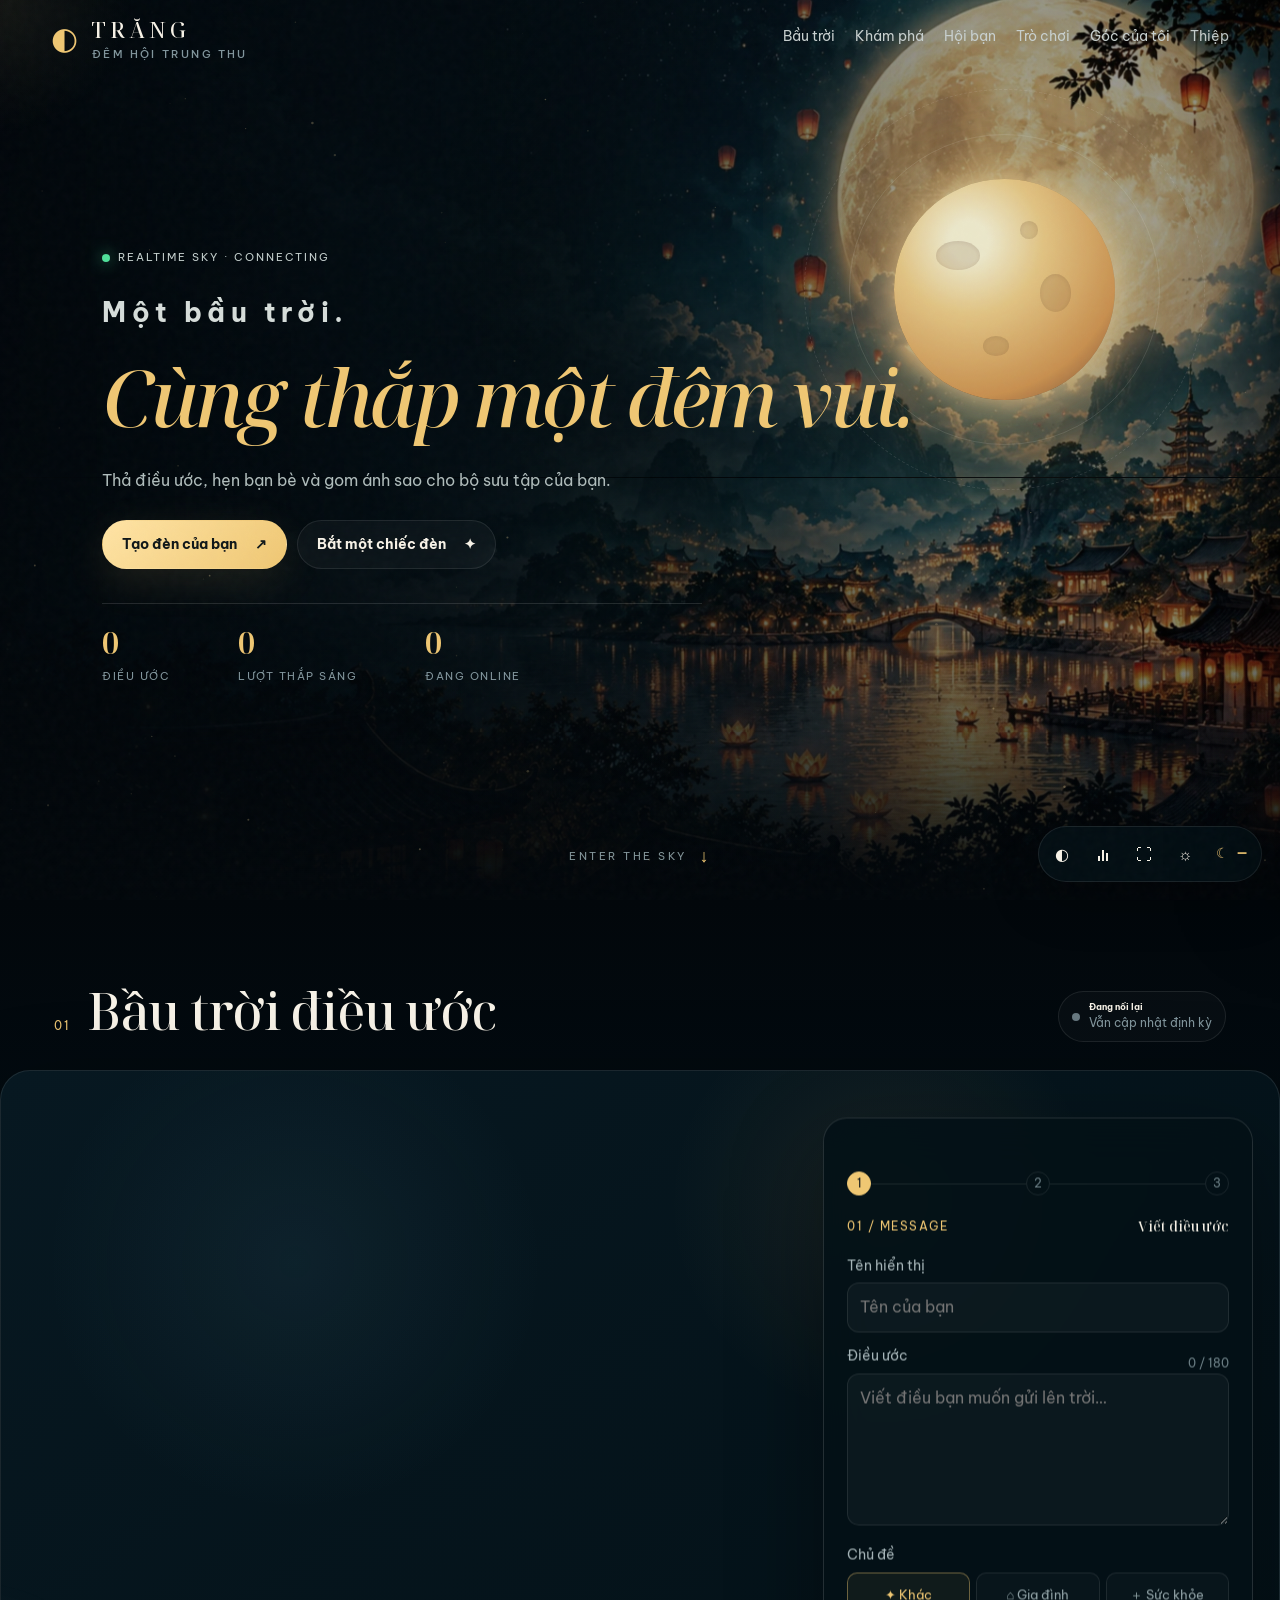
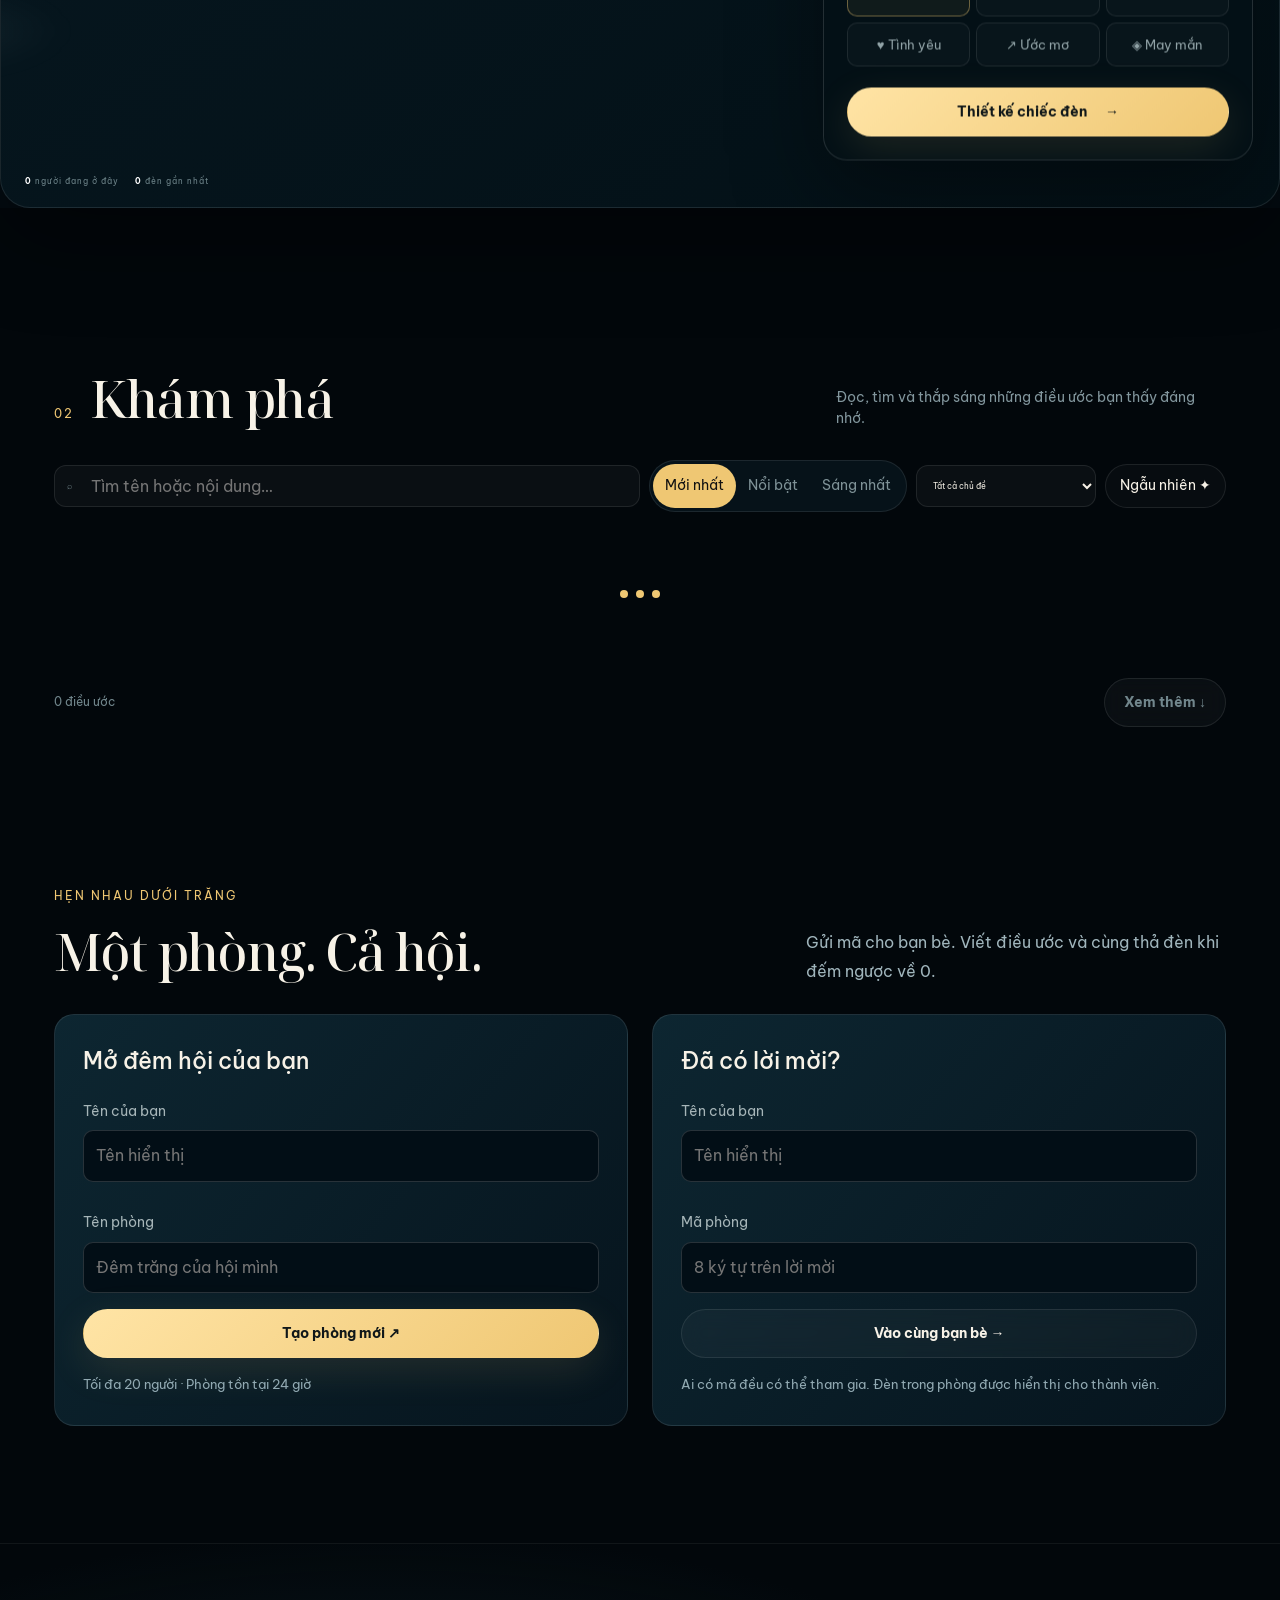
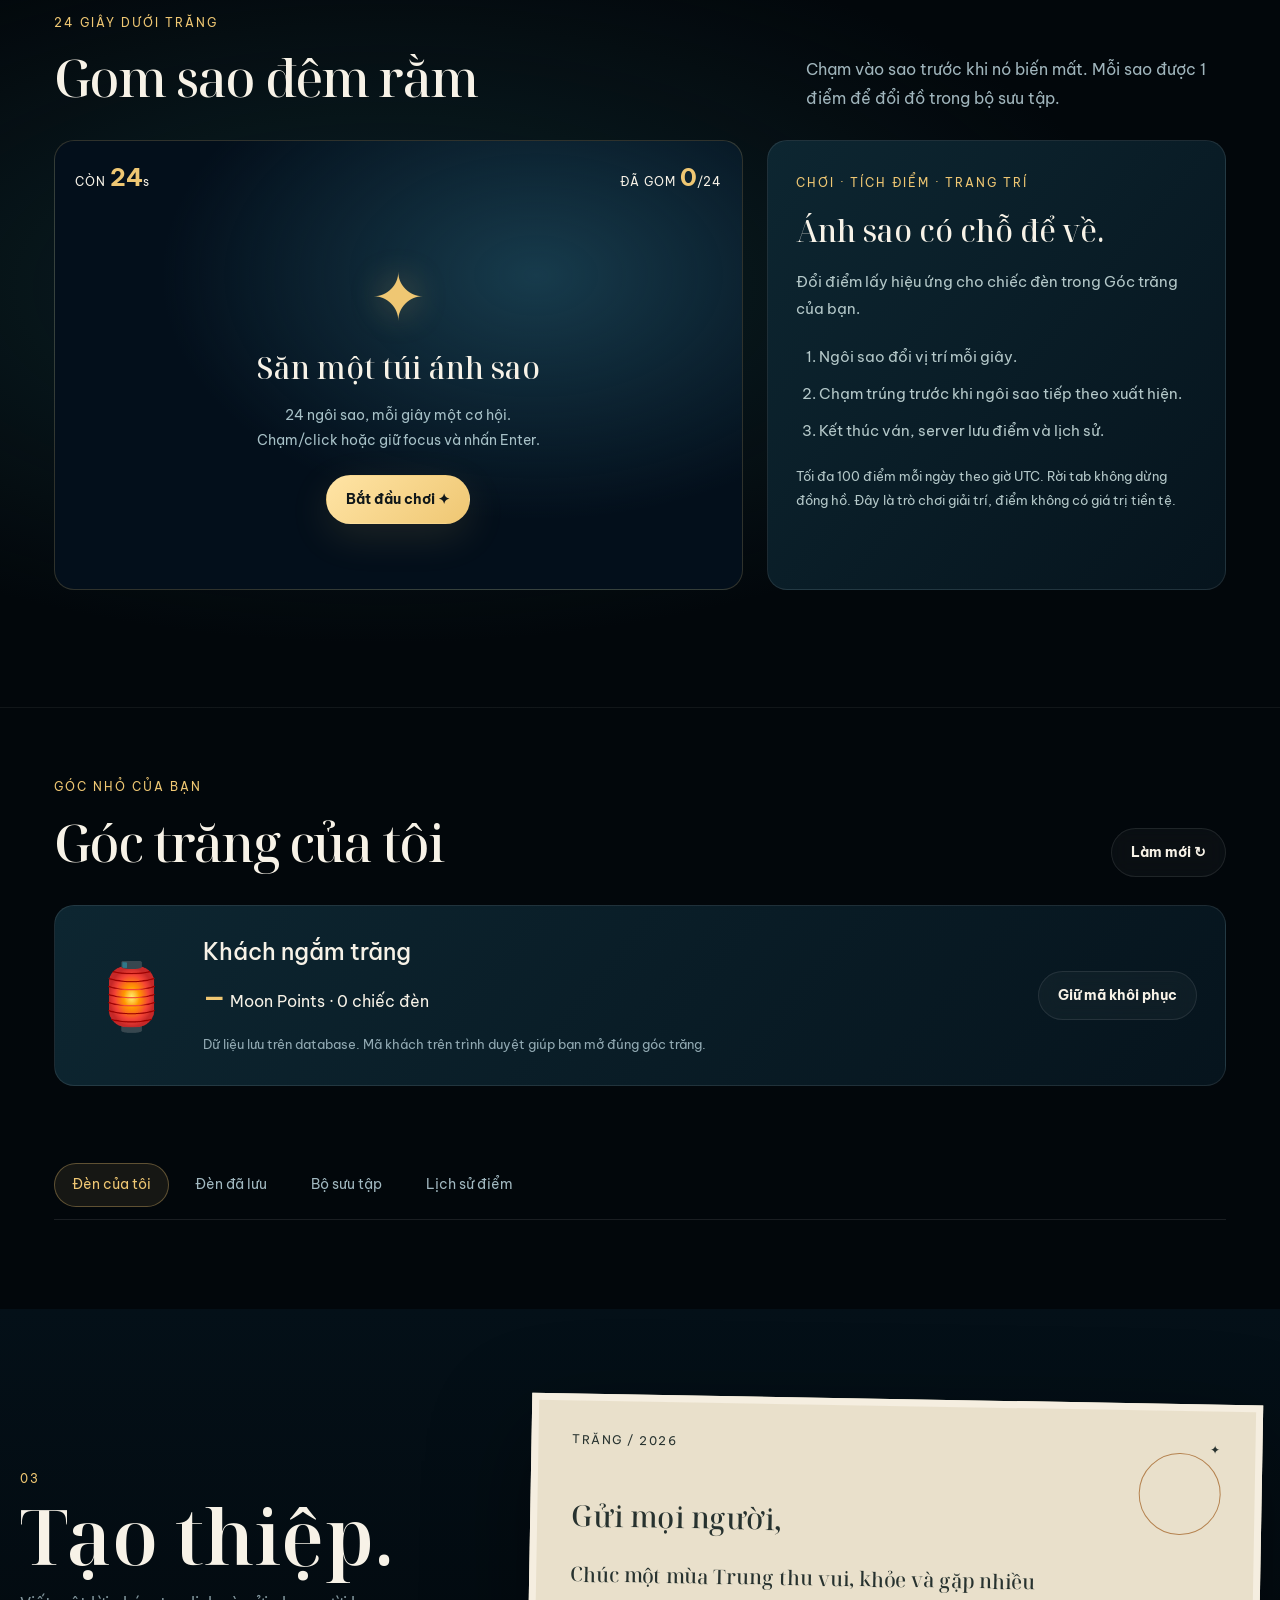
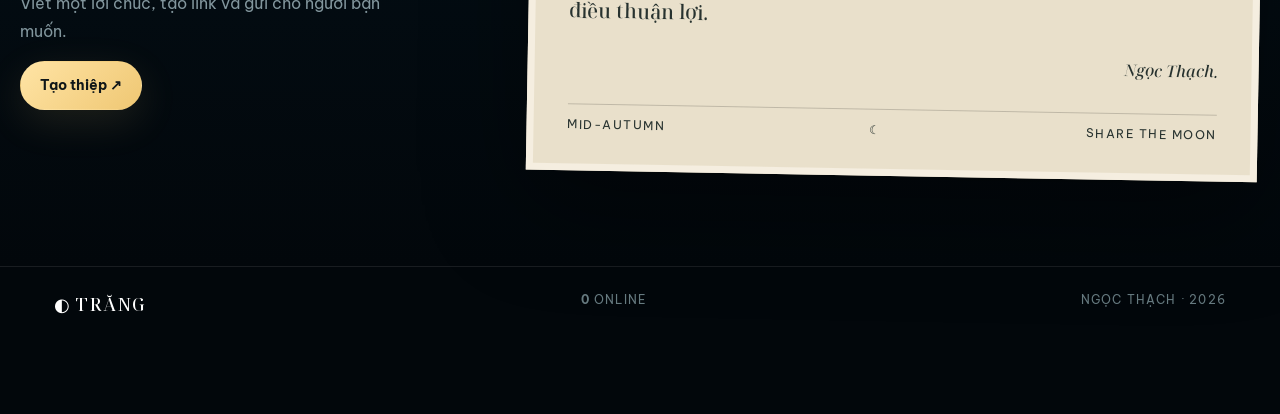
<file: index.html>
<!doctype html>
<html lang="vi">
<head>
  <meta charset="utf-8">
  <meta name="viewport" content="width=device-width,initial-scale=1,viewport-fit=cover">
  <meta name="theme-color" content="#02070b">
  <meta name="color-scheme" content="dark">
  <meta name="description" content="TRĂNG — bầu trời Trung thu realtime, nơi mỗi điều ước trở thành một chiếc đèn.">
  <meta property="og:title" content="TRĂNG — Living Mid-Autumn Sky">
  <meta property="og:description" content="Tạo đèn riêng, thả điều ước, thắp sáng cho nhau và cùng ngắm một bầu trời realtime.">
  <meta property="og:type" content="website">
  <title>TRĂNG — Living Mid-Autumn Sky</title>

  <link rel="stylesheet" href="assets/fonts/fonts.css">
  <link rel="stylesheet" href="style.css?v=5.1">
  <link rel="stylesheet" href="v5.css?v=5.1">
  <link rel="icon" href="data:image/svg+xml,%3Csvg xmlns='http://www.w3.org/2000/svg' viewBox='0 0 40 40'%3E%3Crect width='40' height='40' rx='12' fill='%23071923'/%3E%3Ctext x='7' y='30' font-size='30' fill='%23efc773'%3E☾%3C/text%3E%3C/svg%3E">
  <script src="assets/vendor/supabase.js" defer></script>
  <script src="supabase-config.js" defer></script>
  <script src="app.js?v=5.1" defer></script>
  <script src="v5.js?v=5.1" defer></script>
</head>
<body data-scene="gold">
  <a class="skip-link" href="#living-sky">Đến bầu trời điều ước</a>
  <canvas id="sky-canvas" aria-hidden="true"></canvas>
  <div class="grain" aria-hidden="true"></div>
  <div class="pointer-light" id="pointer-light" aria-hidden="true"></div>

  <header class="site-header" id="site-header">
    <a class="brand" href="#home" aria-label="TRĂNG">
      <span class="brand-orb" aria-hidden="true">◐</span>
      <span>TRĂNG<small>ĐÊM HỘI TRUNG THU</small></span>
    </a>

    <nav class="desktop-nav" aria-label="Điều hướng">
      <a href="#living-sky">Bầu trời</a>
      <a href="#explore">Khám phá</a>
      <a href="#friends">Hội bạn</a><a href="#game">Trò chơi</a><a href="#my-moon">Góc của tôi</a><a href="#letter">Thiệp</a>
    </nav>

    <div class="header-live">
      <span class="live-dot online"></span>
      <b id="header-online">1</b>
      <small>đang ngắm trăng</small>
    </div>

    <button class="menu-button" id="menu-button" type="button" aria-expanded="false" aria-controls="mobile-nav" aria-label="Mở menu"><span></span><span></span></button>
  </header>

  <nav class="mobile-nav" id="mobile-nav" hidden>
    <a href="#living-sky">Bầu trời</a>
    <a href="#explore">Khám phá điều ước</a>
    <a href="#friends">Hội bạn</a><a href="#game">Trò chơi</a><a href="#my-moon">Góc của tôi</a><a href="#letter">Tạo thiệp</a>
  </nav>

  <main id="main">
    <section class="hero" id="home">
      <div class="hero-photo" aria-hidden="true"></div>
      <div class="hero-grade" aria-hidden="true"></div>

      <div class="hero-moon" id="hero-moon" aria-hidden="true">
        <i class="moon-ring ring-a"></i>
        <i class="moon-ring ring-b"></i>
        <span class="moon-surface">
          <i></i><i></i><i></i><i></i>
        </span>
      </div>

      <div class="hero-copy">
        <div class="live-label"><span class="live-dot online"></span><span id="hero-live-label">REALTIME SKY · ONLINE</span></div>
        <h1><span>Một bầu trời.</span><em>Cùng thắp một đêm vui.</em></h1>
        <p>Thả điều ước, hẹn bạn bè và gom ánh sao cho bộ sưu tập của bạn.</p>

        <div class="hero-actions">
          <a class="button primary" href="#living-sky">Tạo đèn của bạn <span>↗</span></a>
          <button class="button glass" id="hero-random" type="button">Bắt một chiếc đèn <span>✦</span></button>
        </div>

        <div class="hero-metrics">
          <div><b id="metric-wishes">—</b><small>ĐIỀU ƯỚC</small></div>
          <div><b id="metric-lights">—</b><small>LƯỢT THẮP SÁNG</small></div>
          <div><b id="metric-online">1</b><small>ĐANG ONLINE</small></div>
        </div>
      </div>

      <a class="hero-scroll" href="#living-sky"><span>ENTER THE SKY</span><i>↓</i></a>
    </section>

    <section class="living-section" id="living-sky">
      <div class="section-titlebar">
        <div><span class="index">01</span><h2>Bầu trời điều ước</h2></div>
        <div class="sky-status"><span class="live-dot" id="db-dot"></span><span><b id="db-state">Đang kết nối</b><small id="db-detail">Supabase realtime</small></span></div>
      </div>

      <div class="living-stage" id="living-stage">
        <div class="sky-atmosphere" aria-hidden="true">
          <i class="cloud cloud-one"></i>
          <i class="cloud cloud-two"></i>
          <i class="cloud cloud-three"></i>
        </div>

        <div class="living-lanterns" id="living-lanterns" aria-label="Bầu trời điều ước realtime"></div>

        <div class="sky-hud">
          <span><b id="sky-online">1</b> người đang ở đây</span>
          <span><b id="sky-latest">0</b> đèn gần nhất</span>
        </div>

        <form class="creator" id="wish-form" novalidate>
          <p id="draft-status" class="draft-status" role="status"></p>
          <div class="creator-progress">
            <span class="creator-step-dot active" data-step-dot="1">1</span>
            <i></i>
            <span class="creator-step-dot" data-step-dot="2">2</span>
            <i></i>
            <span class="creator-step-dot" data-step-dot="3">3</span>
          </div>

          <section class="creator-step active" data-step="1">
            <div class="creator-head"><span>01 / MESSAGE</span><b>Viết điều ước</b></div>

            <label for="wish-name">Tên hiển thị</label>
            <input id="wish-name" maxlength="40" autocomplete="name" placeholder="Tên của bạn" required>

            <div class="label-row"><label for="wish-message">Điều ước</label><span id="wish-count">0 / 180</span></div>
            <textarea id="wish-message" maxlength="180" rows="5" placeholder="Viết điều bạn muốn gửi lên trời…" required></textarea>

            <label>Chủ đề</label>
            <div class="choice-grid categories" id="category-options">
              <button type="button" class="choice active" data-category="other">✦ Khác</button>
              <button type="button" class="choice" data-category="family">⌂ Gia đình</button>
              <button type="button" class="choice" data-category="health">＋ Sức khỏe</button>
              <button type="button" class="choice" data-category="love">♥ Tình yêu</button>
              <button type="button" class="choice" data-category="dream">↗ Ước mơ</button>
              <button type="button" class="choice" data-category="luck">◈ May mắn</button>
            </div>

            <button class="button primary full creator-next" type="button" data-next="2">Thiết kế chiếc đèn <span>→</span></button>
          </section>

          <section class="creator-step" data-step="2">
            <div class="creator-head"><span>02 / DESIGN</span><b>Chọn chiếc đèn</b></div>

            <div class="lantern-preview-wrap">
              <div class="lantern-preview color-amber style-classic" id="lantern-preview"><span class="lantern-shell"></span><i class="preview-glow"></i></div>
              <span id="preview-label">Vàng · Cổ điển</span>
            </div>

            <label>Màu ánh sáng</label>
            <div class="color-options" id="color-options">
              <button type="button" class="color-swatch amber active" data-color="amber" aria-label="Vàng"></button>
              <button type="button" class="color-swatch red" data-color="red" aria-label="Đỏ"></button>
              <button type="button" class="color-swatch jade" data-color="jade" aria-label="Ngọc"></button>
              <button type="button" class="color-swatch blue" data-color="blue" aria-label="Xanh"></button>
              <button type="button" class="color-swatch violet" data-color="violet" aria-label="Tím"></button>
            </div>

            <label>Kiểu dáng</label>
            <div class="style-options" id="style-options">
              <button type="button" class="style-choice active" data-style="classic"><i class="mini-lantern style-classic"></i><span>Cổ điển</span></button>
              <button type="button" class="style-choice" data-style="round"><i class="mini-lantern style-round"></i><span>Tròn</span></button>
              <button type="button" class="style-choice" data-style="lotus"><i class="mini-lantern style-lotus"></i><span>Liên hoa</span></button>
              <button type="button" class="style-choice" data-style="diamond"><i class="mini-lantern style-diamond"></i><span>Kim cương</span></button>
              <button type="button" class="style-choice" data-style="tower"><i class="mini-lantern style-tower"></i><span>Tháp</span></button>
            </div>

            <div class="creator-nav">
              <button class="button glass creator-back" type="button" data-back="1">← Quay lại</button>
              <button class="button primary creator-next" type="button" data-next="3">Xem trước →</button>
            </div>
          </section>

          <section class="creator-step" data-step="3">
            <div class="creator-head"><span>03 / LAUNCH</span><b>Sẵn sàng thả</b></div>

            <div class="launch-review">
              <div class="review-lantern color-amber style-classic" id="review-lantern"><span class="lantern-shell"></span></div>
              <div>
                <strong id="review-name">—</strong>
                <p id="review-message">—</p>
                <span id="review-meta">—</span>
              </div>
            </div>

            <p class="public-note">Điều ước sẽ công khai trên bầu trời chung.</p>
            <p id="wish-status" class="wish-status" role="status" aria-live="polite"></p>

            <div class="creator-nav">
              <button class="button glass creator-back" type="button" data-back="2">← Chỉnh lại</button>
              <button class="button primary" id="wish-submit" type="submit">Thả lên trời ↑</button>
            </div>
          </section>
        </form>

        <div class="launch-layer" id="launch-layer" aria-hidden="true"></div>
      </div>
    </section>

    <section class="explore-section" id="explore">
      <div class="section-titlebar explore-title">
        <div><span class="index">02</span><h2>Khám phá</h2></div>
        <p>Đọc, tìm và thắp sáng những điều ước bạn thấy đáng nhớ.</p>
      </div>

      <div class="explore-tools">
        <label class="search-field" for="wish-search"><span>⌕</span><input id="wish-search" placeholder="Tìm tên hoặc nội dung…"></label>

        <div class="sort-tabs" id="sort-tabs">
          <button type="button" class="active" data-sort="latest">Mới nhất</button>
          <button type="button" data-sort="top">Nổi bật</button>
          <button type="button" data-sort="lit">Sáng nhất</button>
        </div>

        <select id="category-filter" aria-label="Lọc chủ đề">
          <option value="all">Tất cả chủ đề</option>
          <option value="family">Gia đình</option>
          <option value="health">Sức khỏe</option>
          <option value="love">Tình yêu</option>
          <option value="dream">Ước mơ</option>
          <option value="luck">May mắn</option>
          <option value="other">Khác</option>
        </select>

        <button class="random-button" id="random-wish" type="button">Ngẫu nhiên ✦</button>
      </div>

      <div class="feed-grid" id="wish-feed">
        <div class="feed-loading" id="feed-loading"><i></i><i></i><i></i></div>
      </div>

      <div class="feed-footer">
        <span id="feed-count">0 điều ước</span>
        <button class="button glass" id="load-more" type="button">Xem thêm ↓</button>
      </div>
    </section>

    <section class="v5-section" id="friends" aria-labelledby="friends-title">
      <div class="v5-heading"><div><span class="eyebrow-v5">HẸN NHAU DƯỚI TRĂNG</span><h2 id="friends-title">Một phòng. Cả hội.</h2></div><p>Gửi mã cho bạn bè. Viết điều ước và cùng thả đèn khi đếm ngược về 0.</p></div>
      <div class="room-entry" id="room-entry">
        <form id="create-room-form" class="v5-card"><h3>Mở đêm hội của bạn</h3><label for="room-host-name">Tên của bạn</label><input id="room-host-name" maxlength="40" required autocomplete="nickname" placeholder="Tên hiển thị"><label for="room-title">Tên phòng</label><input id="room-title" maxlength="60" required placeholder="Đêm trăng của hội mình"><button class="button primary full" type="submit">Tạo phòng mới ↗</button><p class="helper">Tối đa 20 người · Phòng tồn tại 24 giờ</p></form>
        <form id="join-room-form" class="v5-card"><h3>Đã có lời mời?</h3><label for="room-guest-name">Tên của bạn</label><input id="room-guest-name" maxlength="40" required autocomplete="nickname" placeholder="Tên hiển thị"><label for="room-code">Mã phòng</label><input id="room-code" maxlength="8" minlength="8" pattern="[a-fA-F0-9]{8}" required placeholder="8 ký tự trên lời mời" autocapitalize="characters" spellcheck="false"><button class="button glass full" type="submit">Vào cùng bạn bè →</button><p class="helper">Ai có mã đều có thể tham gia. Đèn trong phòng được hiển thị cho thành viên.</p></form>
      </div>
      <p id="room-status" class="inline-status" role="status"></p>
      <div class="room-live v5-card" id="room-live" hidden>
        <div class="room-top"><div><span class="eyebrow-v5">ĐÊM HỘI ĐANG MỞ</span><h3 id="current-room-title"></h3><p>Mã phòng: <strong id="current-room-code"></strong></p></div><div class="share-actions"><button class="button glass" id="invite-room" type="button">Sao chép lời mời</button><button class="button glass" id="leave-room" type="button">Rời phòng</button></div></div>
        <input id="room-link" class="copy-field" readonly hidden aria-label="Link mời vào phòng">
        <div class="room-stage" id="room-stage"><div id="room-lanterns" class="room-lanterns" aria-label="Đèn của các thành viên"></div><div class="room-countdown"><b id="room-countdown">Cùng chuẩn bị đèn</b><span id="room-subtitle">Đèn của mọi người sẽ xuất hiện tại đây.</span></div></div>
        <div class="room-controls"><form id="ready-room-form"><label for="room-wish">Điều ước cho lượt thả chung</label><textarea id="room-wish" maxlength="180" required rows="3" placeholder="Một điều ước gửi cùng hội bạn…"></textarea><label for="room-color">Màu đèn</label><select id="room-color"><option value="amber">Vàng trăng</option><option value="red">Đỏ may mắn</option><option value="jade">Ngọc bình an</option><option value="blue">Xanh ước mơ</option><option value="violet">Tím thương nhớ</option></select><button class="button primary" type="submit">Tôi đã sẵn sàng ✓</button></form><div><h4>Những người đang cùng ngắm trăng</h4><ul id="room-members" class="member-list"></ul><button class="button primary full" id="launch-room" type="button" hidden>Bắt đầu đếm ngược 10 giây</button><p class="helper">Chủ phòng bắt đầu khi tất cả người đang online đã sẵn sàng. Đồng hồ đồng bộ theo server.</p></div></div>
      </div>
    </section>

    <section class="v5-section game-section" id="game" aria-labelledby="game-title">
      <div class="v5-heading"><div><span class="eyebrow-v5">24 GIÂY DƯỚI TRĂNG</span><h2 id="game-title">Gom sao đêm rằm</h2></div><p>Chạm vào sao trước khi nó biến mất. Mỗi sao được 1 điểm để đổi đồ trong bộ sưu tập.</p></div>
      <div class="game-layout"><div class="game-board" id="game-board" aria-label="Sân chơi gom sao"><div class="game-hud"><span>CÒN <b id="game-time">24</b>s</span><span>ĐÃ GOM <b id="game-score">0</b>/24</span></div><div class="game-intro" id="game-intro"><span class="game-emblem" aria-hidden="true">✦</span><h3>Săn một túi ánh sao</h3><p>24 ngôi sao, mỗi giây một cơ hội.<br>Chạm/click hoặc giữ focus và nhấn Enter.</p><button id="game-start" class="button primary" type="button">Bắt đầu chơi ✦</button></div><button id="game-target" type="button" aria-label="Bắt ngôi sao" hidden>✦</button><div class="game-result" id="game-result" hidden><h3 id="game-result-title" tabindex="-1"></h3><p id="game-result-text"></p><button class="button primary" id="game-again" type="button">Chơi ván mới</button><button class="button glass" id="game-retry" type="button" hidden>Lưu lại kết quả</button><a href="#my-moon" class="button glass">Mở bộ sưu tập →</a></div></div><div class="v5-card game-guide"><span class="eyebrow-v5">CHƠI · TÍCH ĐIỂM · TRANG TRÍ</span><h3>Ánh sao có chỗ để về.</h3><p>Đổi điểm lấy hiệu ứng cho chiếc đèn trong Góc trăng của bạn.</p><ol><li>Ngôi sao đổi vị trí mỗi giây.</li><li>Chạm trúng trước khi ngôi sao tiếp theo xuất hiện.</li><li>Kết thúc ván, server lưu điểm và lịch sử.</li></ol><p class="helper">Tối đa 100 điểm mỗi ngày theo giờ UTC. Rời tab không dừng đồng hồ. Đây là trò chơi giải trí, điểm không có giá trị tiền tệ.</p></div></div><p id="game-status" class="inline-status" role="status"></p>
    </section>

    <section class="v5-section" id="my-moon" aria-labelledby="my-title">
      <div class="v5-heading"><div><span class="eyebrow-v5">GÓC NHỎ CỦA BẠN</span><h2 id="my-title">Góc trăng của tôi</h2></div><button class="button glass" id="refresh-me" type="button">Làm mới ↻</button></div>
      <div class="profile-strip v5-card"><div class="profile-lantern" id="profile-lantern" aria-hidden="true">🏮</div><div><h3 id="profile-name">Khách ngắm trăng</h3><p><strong id="profile-points">—</strong> Moon Points · <span id="profile-owned">0</span> chiếc đèn</p><span class="helper">Dữ liệu lưu trên database. Mã khách trên trình duyệt giúp bạn mở đúng góc trăng.</span></div><button id="open-recovery" class="button glass" type="button">Giữ mã khôi phục</button></div>
      <p id="profile-status" class="inline-status" role="status"></p>
      <div class="my-tabs" role="tablist" aria-label="Góc trăng"><button id="tab-owned" role="tab" aria-selected="true" aria-controls="my-owned" data-my-tab="owned">Đèn của tôi</button><button id="tab-saved" role="tab" aria-selected="false" aria-controls="my-saved" data-my-tab="saved" tabindex="-1">Đèn đã lưu</button><button id="tab-collection" role="tab" aria-selected="false" aria-controls="my-collection" data-my-tab="collection" tabindex="-1">Bộ sưu tập</button><button id="tab-ledger" role="tab" aria-selected="false" aria-controls="my-ledger" data-my-tab="ledger" tabindex="-1">Lịch sử điểm</button></div>
      <div id="my-owned" role="tabpanel" aria-labelledby="tab-owned" class="my-grid"></div><div id="my-saved" role="tabpanel" aria-labelledby="tab-saved" class="my-grid" hidden></div>
      <div id="my-collection" role="tabpanel" aria-labelledby="tab-collection" hidden><p class="helper">Trang trí hiện trên chiếc đèn đại diện ở Góc trăng. Các kiểu đèn cơ bản của bầu trời vẫn miễn phí.</p><div id="collection-grid" class="collection-grid"></div></div><div id="my-ledger" role="tabpanel" aria-labelledby="tab-ledger" hidden></div>
    </section>

    <dialog id="recovery-dialog"><button class="dialog-close" data-close type="button" aria-label="Đóng">×</button><h2>Giữ lại góc trăng</h2><p>Mã này là chìa khóa mở đèn, điểm và đồ sưu tập của bạn. Cất riêng, không gửi vào phòng hoặc lời chúc công khai.</p><label for="recovery-code">Mã khách của bạn</label><input id="recovery-code" readonly type="password" autocomplete="off"><button class="button glass" id="copy-recovery" type="button">Sao chép mã riêng</button><hr><form id="restore-profile-form"><label for="restore-code">Đã có mã từ thiết bị khác?</label><input id="restore-code" type="password" minlength="64" maxlength="64" pattern="[a-f0-9]{64}" autocomplete="off" required placeholder="Dán mã đã giữ trước đây"><button class="button primary full" type="submit">Mở góc trăng bằng mã này</button><p id="recovery-status" role="status"></p></form></dialog>

    <section class="letter-section" id="letter">
      <div class="letter-inner">
        <div class="letter-copy">
          <span class="index">03</span>
          <h2>Tạo thiệp.</h2>
          <p>Viết một lời chúc, tạo link và gửi cho người bạn muốn.</p>
          <button class="button primary" id="open-letter" type="button">Tạo thiệp ↗</button>
        </div>

        <div class="postcard" id="postcard">
          <div class="postcard-top"><span>TRĂNG / 2026</span><span>✦</span></div>
          <p class="postcard-to" id="preview-to">Gửi mọi người,</p>
          <p class="postcard-message" id="preview-message">Chúc một mùa Trung thu vui, khỏe và gặp nhiều điều thuận lợi.</p>
          <p class="postcard-from" id="preview-from">Ngọc Thạch.</p>
          <div class="postcard-bottom"><span>MID-AUTUMN</span><span>☾</span><span>SHARE THE MOON</span></div>
        </div>
      </div>
    </section>
  </main>

  <aside class="wish-panel" id="wish-panel" aria-hidden="true" role="dialog" aria-modal="true" aria-labelledby="panel-name" inert>
    <button class="panel-close" id="panel-close" type="button" aria-label="Đóng">×</button>
    <div class="panel-lantern color-amber style-classic" id="panel-lantern"><span class="lantern-shell"></span><i></i></div>

    <div class="panel-meta">
      <span id="panel-category">ĐIỀU ƯỚC</span>
      <span id="panel-time">—</span>
    </div>

    <h3 id="panel-name">—</h3>
    <p class="panel-message" id="panel-message">—</p>

    <div class="panel-reactions" id="panel-reactions">
      <button type="button" data-reaction="heart">♥ <span>0</span></button>
      <button type="button" data-reaction="star">✦ <span>0</span></button>
      <button type="button" data-reaction="moon">☾ <span>0</span></button>
    </div>

    <button class="light-wish-button" id="light-wish" type="button">
      <span class="light-icon">🏮</span>
      <span><b>Thắp sáng điều ước</b><small><span id="panel-light-count">0</span> người đã thắp</small></span>
    </button>

    <div class="panel-share"><button class="button glass" id="wish-link" type="button">Sao chép link đèn</button><button class="button glass" id="wish-save" type="button">Lưu vào góc trăng</button></div>
    <input id="wish-url" class="copy-field" readonly aria-label="Link chiếc đèn" hidden>
    <button class="report-link" id="report-wish" type="button">Báo cáo nội dung</button>
  </aside>
  <div class="panel-backdrop" id="panel-backdrop" hidden></div>

  <div class="control-dock" id="control-dock">
    <button id="dock-theme" type="button" aria-label="Đổi màu đêm">◐</button>
    <button id="sound" type="button" aria-pressed="false" aria-label="Bật nhạc"><span class="sound-bars"><i></i><i></i><i></i></span></button>
    <button id="cinema-mode" type="button" aria-label="Cinema mode">⛶</button>
    <button id="dock-settings" type="button" aria-label="Điều chỉnh ánh sáng">☼</button>
    <a href="#my-moon" class="moon-points" title="Moon Points trên database"><i>☾</i><b id="moon-points">—</b></a>

    <div class="dock-popover" id="dock-popover" hidden>
      <label>Ánh trăng <input id="moon-intensity" type="range" min="30" max="130" value="92"></label>
      <label>Sao <input id="star-density" type="range" min="20" max="120" value="72"></label>
    </div>
  </div>

  <button class="rabbit-easter" id="rabbit-easter" type="button" aria-label="Bắt Thỏ Ngọc" hidden>🐇</button>

  <footer>
    <a href="#home">◐ TRĂNG</a>
    <span><b id="footer-online">1</b> ONLINE</span>
    <span>NGỌC THẠCH · 2026</span>
  </footer>

  <div id="toast" role="status" aria-live="polite"></div>

  <dialog id="letter-dialog">
    <button class="dialog-close" data-close type="button" aria-label="Đóng">×</button>
    <span class="dialog-code">SHARE CARD</span>
    <h2>Tạo thiệp Trung thu</h2>
    <form id="letter-form">
      <label for="recipient">Gửi đến</label>
      <input id="recipient" maxlength="50" placeholder="Tên người nhận" required>
      <label for="greeting">Lời chúc</label>
      <textarea id="greeting" maxlength="400" rows="4" required>Chúc bạn một mùa Trung thu vui, khỏe và gặp nhiều điều thuận lợi.</textarea>
      <label for="sender">Người gửi</label>
      <input id="sender" maxlength="50" placeholder="Tên của bạn" required>
      <label for="card-format">Khổ ảnh tải về</label><select id="card-format"><option value="square">Vuông · 1080 × 1080</option><option value="story">Story · 1080 × 1920</option></select>
      <div class="share-actions"><button class="button primary" type="submit">Tạo link chia sẻ ↗</button><button class="button glass" id="export-card" type="button">Tải thiệp PNG ↓</button></div><p id="export-status" role="status"></p>
      <div id="share-result" hidden>
        <label for="share-link">Link</label>
        <input id="share-link" readonly>
        <div class="share-actions">
          <button class="button glass" type="button" id="copy-link">Sao chép</button>
          <button class="button glass" type="button" id="share-native">Chia sẻ</button>
        </div>
      </div>
    </form>
  </dialog>

  <dialog id="received-dialog">
    <button class="dialog-close" data-close type="button" aria-label="Đóng">×</button>
    <span class="received-icon">💌</span>
    <span class="dialog-code">MOON MAIL</span>
    <h2 id="received-to"></h2>
    <p class="received-message" id="received-message"></p>
    <p class="received-from" id="received-from"></p>
  </dialog>

  <dialog id="report-dialog">
    <button class="dialog-close" data-close type="button" aria-label="Đóng">×</button>
    <span class="dialog-code">REPORT</span>
    <h2>Báo cáo điều ước</h2>
    <form id="report-form">
      <label for="report-reason">Lý do</label>
      <select id="report-reason">
        <option value="spam">Spam</option>
        <option value="abuse">Nội dung không phù hợp</option>
        <option value="personal_info">Lộ thông tin cá nhân</option>
        <option value="other">Khác</option>
      </select>
      <label for="report-detail">Ghi chú (không bắt buộc)</label>
      <textarea id="report-detail" maxlength="240" rows="3" placeholder="Mô tả ngắn…"></textarea>
      <button class="button primary full" type="submit">Gửi báo cáo</button>
    </form>
  </dialog>

  <noscript><div class="noscript">Cần JavaScript để dùng bầu trời realtime.</div></noscript>
<button id="exit-cinema" type="button" hidden>Thoát chế độ ngắm trăng ×</button>
</body>
</html>
</file>
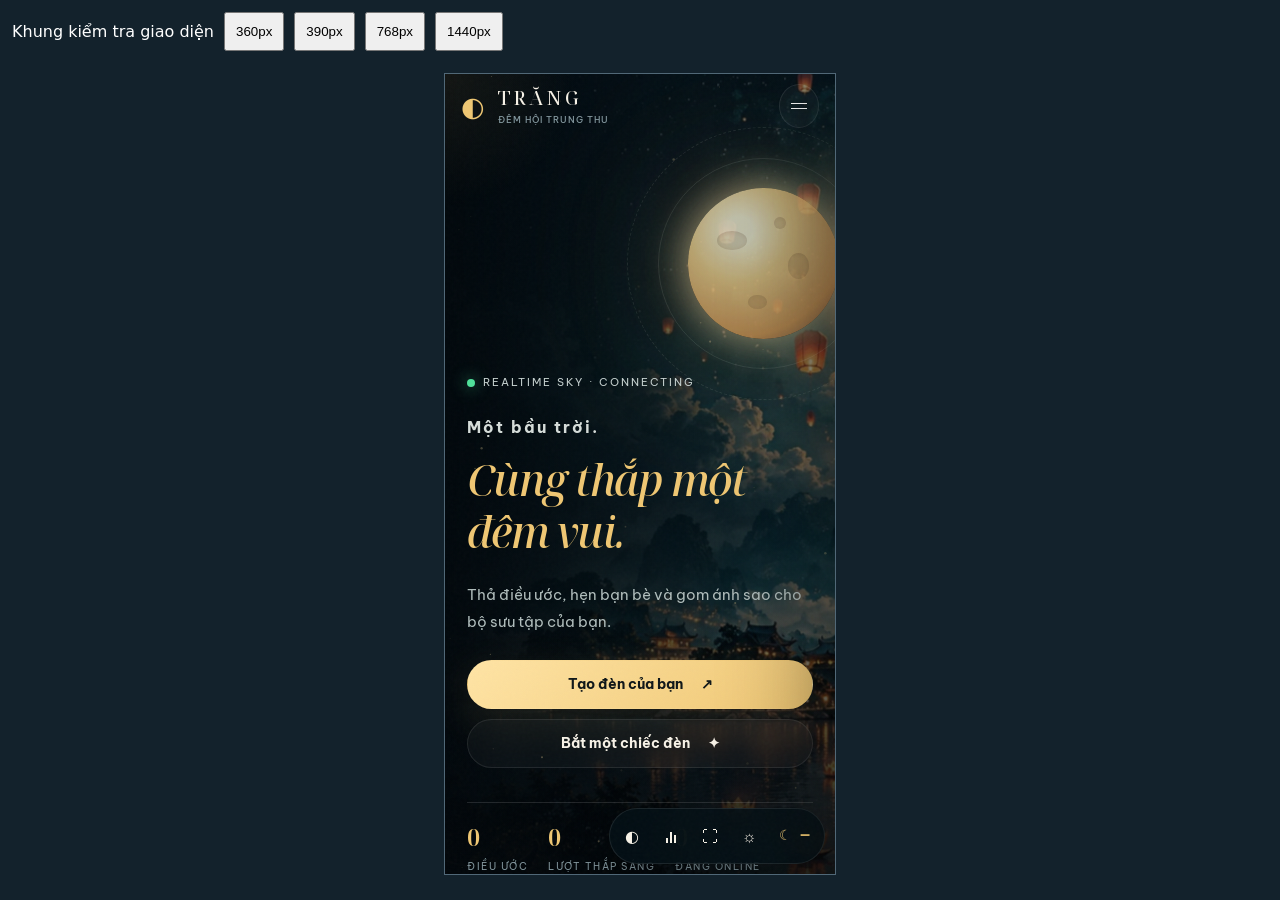
<file: tests/responsive.html>
<!doctype html><html lang="vi"><meta charset="utf-8"><meta name="viewport" content="width=device-width,initial-scale=1"><title>TRĂNG — kiểm tra responsive</title><style>body{margin:0;background:#13222c;color:#fff;font:16px system-ui}header{padding:12px;display:flex;gap:10px;align-items:center}button{padding:10px}iframe{display:block;width:390px;height:800px;border:1px solid #516877;margin:10px auto;background:#02070b;max-width:100%}</style><header>Khung kiểm tra giao diện <button data-width="360">360px</button><button data-width="390">390px</button><button data-width="768">768px</button><button data-width="1440">1440px</button></header><iframe src="../index.html" title="Bản xem responsive TRĂNG"></iframe><script>document.querySelectorAll('button').forEach(b=>b.onclick=()=>document.querySelector('iframe').style.width=b.dataset.width+'px');</script></html>
</file>
<file: assets/fonts/fonts.css>
@font-face {
  font-family: 'Be Vietnam Pro';
  font-style: normal;
  font-weight: 400;
  font-display: swap;
  src: url(font-0.woff) format('woff');
}
@font-face {
  font-family: 'Be Vietnam Pro';
  font-style: normal;
  font-weight: 500;
  font-display: swap;
  src: url(font-1.woff) format('woff');
}
@font-face {
  font-family: 'Be Vietnam Pro';
  font-style: normal;
  font-weight: 600;
  font-display: swap;
  src: url(font-2.woff) format('woff');
}
@font-face {
  font-family: 'Be Vietnam Pro';
  font-style: normal;
  font-weight: 700;
  font-display: swap;
  src: url(font-3.woff) format('woff');
}
@font-face {
  font-family: 'Noto Serif Display';
  font-style: italic;
  font-weight: 500;
  font-stretch: normal;
  font-display: swap;
  src: url(font-4.woff) format('woff');
}
@font-face {
  font-family: 'Noto Serif Display';
  font-style: italic;
  font-weight: 600;
  font-stretch: normal;
  font-display: swap;
  src: url(font-5.woff) format('woff');
}
@font-face {
  font-family: 'Noto Serif Display';
  font-style: normal;
  font-weight: 500;
  font-stretch: normal;
  font-display: swap;
  src: url(font-6.woff) format('woff');
}
@font-face {
  font-family: 'Noto Serif Display';
  font-style: normal;
  font-weight: 600;
  font-stretch: normal;
  font-display: swap;
  src: url(font-7.woff) format('woff');
}
</file>
<file: style.css>
@charset "UTF-8";
:root{
  --bg:#02070b;--bg2:#06131a;--panel:#071821;--panel2:#0b222d;--text:#f7f2e7;--muted:#82969d;
  --gold:#efc773;--gold2:#ffe4a5;--cyan:#80d8ff;--red:#ff765f;--jade:#78c6a3;--violet:#ac8cff;
  --line:rgba(255,255,255,.09);--glass:rgba(6,18,25,.72);--shadow:0 30px 90px rgba(0,0,0,.42);
  --serif:"Noto Serif Display","Times New Roman",serif;
  --sans:"Be Vietnam Pro","Segoe UI",Arial,sans-serif;
  --moon-strength:.92;--star-strength:.72;
}
*{box-sizing:border-box}
html{scroll-behavior:smooth;scroll-padding-top:84px}
body{margin:0;background:
  radial-gradient(circle at 50% -15%,rgba(84,139,158,.11),transparent 32rem),
  var(--bg);color:var(--text);font-family:var(--sans);line-height:1.55;overflow-x:hidden}
body[data-scene="blue"]{--gold:#8ddcff;--gold2:#daf5ff;--cyan:#6ad3ff}
body[data-scene="red"]{--gold:#ff9c67;--gold2:#ffd5a9;--cyan:#ff9b9b}
button,input,textarea,select{font:inherit;color:inherit}
button{cursor:pointer}
a{color:inherit;text-decoration:none}
[hidden]{display:none!important}
::selection{background:var(--gold);color:#111}
:focus-visible{outline:2px solid var(--gold);outline-offset:3px}
#sky-canvas{position:fixed;inset:0;width:100%;height:100%;z-index:2;pointer-events:none;opacity:var(--star-strength)}
.grain{position:fixed;inset:0;z-index:120;pointer-events:none;opacity:.03;background-image:url("data:image/svg+xml,%3Csvg viewBox='0 0 140 140' xmlns='http://www.w3.org/2000/svg'%3E%3Cfilter id='n'%3E%3CfeTurbulence type='fractalNoise' baseFrequency='.85' numOctaves='3' stitchTiles='stitch'/%3E%3C/filter%3E%3Crect width='100%25' height='100%25' filter='url(%23n)' opacity='.8'/%3E%3C/svg%3E")}
.pointer-light{position:fixed;width:280px;height:280px;border-radius:50%;pointer-events:none;z-index:1;background:radial-gradient(circle,rgba(239,199,115,.08),transparent 68%);transform:translate(-50%,-50%)}
.site-header{position:fixed;top:0;left:0;width:100%;height:76px;z-index:90;display:grid;grid-template-columns:1fr auto 1fr;align-items:center;padding:0 clamp(18px,4vw,64px);transition:.3s;border-bottom:1px solid transparent}
.site-header.is-scrolled{height:64px;background:rgba(2,7,11,.76);backdrop-filter:blur(22px);border-color:var(--line)}
.brand{display:flex;align-items:center;gap:10px;font-family:var(--serif);font-size:22px;letter-spacing:4px;width:max-content}
.brand small{display:block;font-family:var(--sans);font-size:7px;letter-spacing:2.2px;color:var(--muted);font-weight:500}
.brand-orb{font-size:31px;color:var(--gold)}
.desktop-nav{display:flex;gap:28px;font-size:11px;color:#c8d0cf}.desktop-nav a{padding:8px 0;border-bottom:1px solid transparent}.desktop-nav a:hover{color:var(--gold);border-color:var(--gold)}
.header-live{justify-self:end;display:flex;align-items:center;gap:7px;font-size:9px;color:#81949a}.header-live b{color:#fff;font-size:12px}.header-live small{font-size:9px}
.live-dot{display:inline-block;width:8px;height:8px;border-radius:50%;background:#687981}.live-dot.online{background:#4fe09a;box-shadow:0 0 16px rgba(79,224,154,.75)}
.menu-button{display:none;justify-self:end;width:40px;height:40px;border:1px solid var(--line);border-radius:50%;background:rgba(255,255,255,.03)}.menu-button span{display:block;width:16px;height:1px;background:#fff;margin:4px auto}
.mobile-nav{position:fixed;left:0;right:0;top:64px;z-index:89;background:rgba(2,7,11,.96);backdrop-filter:blur(20px);border-bottom:1px solid var(--line);padding:16px 20px 24px}.mobile-nav a{display:block;padding:13px 3px;border-bottom:1px solid var(--line);font-family:var(--serif);font-size:20px}
.hero{height:100svh;min-height:760px;max-height:1120px;position:relative;overflow:hidden;display:flex;align-items:center;isolation:isolate}
.hero-photo,.hero-grade{position:absolute;inset:0;z-index:-5}
.hero-photo{background:url('assets/moon-festival.webp') center 44%/cover no-repeat;filter:saturate(.75) brightness(.68);transform:scale(1.07);animation:heroDrift 12s ease-out both}
@keyframes heroDrift{from{transform:scale(1.15)}to{transform:scale(1.07)}}
.hero-grade{z-index:-4;background:
 radial-gradient(circle at 76% 24%,rgba(0,0,0,0) 0 12%,rgba(0,0,0,.2) 34%,transparent 50%),
 linear-gradient(90deg,rgba(2,7,11,.96) 0%,rgba(2,7,11,.58) 42%,rgba(2,7,11,.07) 76%),
 linear-gradient(0deg,var(--bg),transparent 30%)}
.hero-moon{position:absolute;right:8%;top:13%;width:clamp(240px,27vw,410px);aspect-ratio:1;z-index:-1;filter:brightness(var(--moon-strength));transition:filter .2s}
.moon-surface{position:absolute;inset:18%;border-radius:50%;background:radial-gradient(circle at 34% 28%,#fffbdc 0 9%,#f4d48e 34%,#d99c56 72%,#714633);box-shadow:0 0 42px rgba(255,226,164,.86),0 0 120px rgba(239,199,115,.35),0 0 260px rgba(239,199,115,.2)}
.moon-surface i{position:absolute;border-radius:50%;background:rgba(116,78,49,.15);box-shadow:inset 0 1px 4px rgba(76,43,25,.1)}.moon-surface i:nth-child(1){width:20%;height:13%;left:19%;top:28%}.moon-surface i:nth-child(2){width:14%;height:17%;right:20%;top:43%}.moon-surface i:nth-child(3){width:12%;height:9%;left:40%;bottom:20%}.moon-surface i:nth-child(4){width:8%;height:8%;right:35%;top:19%}
.moon-ring{position:absolute;border:1px solid rgba(255,255,255,.12);border-radius:50%;inset:5%;animation:ringSpin 14s linear infinite}.ring-b{inset:-8%;border-style:dashed;animation-direction:reverse;animation-duration:20s}
@keyframes ringSpin{to{transform:rotate(360deg)}}
.hero-copy{margin-left:clamp(24px,8vw,140px);max-width:780px;z-index:6;padding-top:36px}
.live-label{display:flex;gap:8px;align-items:center;font-size:9px;letter-spacing:2px;color:#c5d0ce}
.hero h1{font-family:var(--serif);font-weight:500;font-size:clamp(64px,8vw,124px);line-height:.9;letter-spacing:-5px;margin:22px 0}.hero h1 span,.hero h1 em{display:block}.hero h1 span{font-family:var(--sans);font-size:.34em;font-style:normal;letter-spacing:9px;font-weight:700;color:#d6ddda}.hero h1 em{font-style:italic;color:var(--gold)}
.hero-copy>p{font-size:14px;color:#b0bdbc;margin-bottom:25px}
.hero-actions{display:flex;gap:10px;flex-wrap:wrap}
.button{border:1px solid transparent;border-radius:999px;padding:13px 19px;display:inline-flex;align-items:center;justify-content:center;gap:18px;font-size:11px;font-weight:700;transition:.25s}
.button:hover{transform:translateY(-2px)}
.button.primary{background:linear-gradient(135deg,var(--gold2),var(--gold));color:#101719;box-shadow:0 12px 40px rgba(239,199,115,.12)}
.button.glass{background:rgba(255,255,255,.035);border-color:var(--line);backdrop-filter:blur(10px)}
.button.full{width:100%}
.hero-metrics{display:flex;max-width:600px;margin-top:34px;border-top:1px solid rgba(255,255,255,.12)}.hero-metrics div{padding:18px 34px 0 0;margin-right:34px}.hero-metrics b{display:block;font-family:var(--serif);font-size:31px;color:var(--gold);line-height:1}.hero-metrics small{font-size:7px;letter-spacing:1.5px;color:var(--muted)}
.hero-scroll{position:absolute;left:50%;bottom:30px;transform:translateX(-50%);display:flex;align-items:center;gap:13px;font-size:8px;letter-spacing:2.5px;color:#83969a}.hero-scroll i{font-style:normal;color:var(--gold);font-size:18px;animation:bob 1.7s infinite}@keyframes bob{50%{transform:translateY(6px)}}
.section-titlebar{max-width:1400px;margin:auto;padding:78px 54px 28px;display:flex;justify-content:space-between;align-items:end;gap:30px}.section-titlebar>div:first-child{display:flex;align-items:baseline;gap:16px}.section-titlebar h2{font-family:var(--serif);font-size:clamp(44px,5vw,74px);font-weight:500;line-height:1;margin:0;letter-spacing:-2px}.index{font-size:9px;letter-spacing:2px;color:var(--gold)}
.living-section{background:linear-gradient(#02070b,#041018 55%,#030b11)}
.sky-status{display:flex;gap:9px;align-items:center;border:1px solid var(--line);border-radius:999px;padding:8px 13px;background:rgba(255,255,255,.025)}.sky-status b,.sky-status small{display:block}.sky-status b{font-size:9px}.sky-status small{font-size:7px;color:var(--muted)}
.living-stage{max-width:1400px;height:min(820px,82vh);min-height:680px;margin:0 auto 80px;position:relative;overflow:hidden;border:1px solid var(--line);border-radius:30px;background:
 radial-gradient(circle at 23% 26%,rgba(85,150,176,.09),transparent 22%),
 radial-gradient(circle at 69% 18%,rgba(239,199,115,.08),transparent 20%),
 linear-gradient(145deg,#071821,#031016);box-shadow:var(--shadow);perspective:1000px}
.sky-atmosphere{position:absolute;inset:0;overflow:hidden;pointer-events:none}.cloud{position:absolute;width:330px;height:90px;border-radius:50%;background:radial-gradient(ellipse,rgba(210,229,226,.08),transparent 70%);filter:blur(12px);animation:cloudMove 25s linear infinite}.cloud-one{left:-30%;top:18%}.cloud-two{left:-45%;top:45%;animation-duration:34s;animation-delay:-10s}.cloud-three{left:-20%;top:70%;animation-duration:41s;animation-delay:-20s}@keyframes cloudMove{to{transform:translateX(1900px)}}
.living-lanterns{position:absolute;inset:0;z-index:2;pointer-events:none;transform-style:preserve-3d}
.living-lantern{position:absolute;left:var(--left);top:var(--top);width:54px;height:75px;border:0;background:none;pointer-events:auto;opacity:var(--opacity);filter:blur(var(--blur)) drop-shadow(0 0 calc(12px * var(--scale)) var(--glow));z-index:var(--z);transform:translate3d(0,0,var(--depth)) scale(var(--scale));animation:floatDepth var(--duration) ease-in-out infinite alternate;animation-delay:var(--delay);transition:filter .2s,opacity .2s}
.living-lantern:hover{opacity:1!important;filter:blur(0) drop-shadow(0 0 26px var(--glow));z-index:50}.living-lantern.is-lit .lantern-shell{box-shadow:inset 0 0 18px rgba(255,245,205,.38),0 0 24px var(--glow),0 0 48px var(--glow)}
.lantern-shell{display:block;width:100%;height:72%;position:relative;background:linear-gradient(90deg,var(--lantern-dark),var(--lantern),var(--lantern-dark));border-radius:42% 42% 27% 27%;box-shadow:inset 0 0 16px rgba(255,235,185,.25),0 0 14px var(--glow)}.lantern-shell:before,.lantern-shell:after{content:"";position:absolute;left:18%;right:18%;height:6px;background:#a47f49}.lantern-shell:before{top:-6px}.lantern-shell:after{bottom:-6px}
.living-lantern .lantern-name{display:block;font-size:6px;color:#d8cab1;text-align:center;margin-top:5px;white-space:nowrap;max-width:95px;overflow:hidden;text-overflow:ellipsis;transform:translateX(-20px)}
.color-amber{--lantern:#e99144;--lantern-dark:#7d351e;--glow:rgba(245,158,75,.58)}
.color-red{--lantern:#ef6a4a;--lantern-dark:#7c261e;--glow:rgba(255,103,74,.56)}
.color-jade{--lantern:#6fb38f;--lantern-dark:#245a45;--glow:rgba(112,196,154,.52)}
.color-blue{--lantern:#6aa9dc;--lantern-dark:#244f72;--glow:rgba(103,184,246,.52)}
.color-violet{--lantern:#9b76d8;--lantern-dark:#4b316f;--glow:rgba(174,127,240,.54)}
.style-round .lantern-shell{border-radius:50% 50% 42% 42%;height:68%}
.style-lotus .lantern-shell{clip-path:polygon(50% 0,78% 12%,100% 44%,82% 88%,50% 100%,18% 88%,0 44%,22% 12%);border-radius:0}
.style-diamond .lantern-shell{clip-path:polygon(50% 0,92% 28%,82% 78%,50% 100%,18% 78%,8% 28%);border-radius:0}
.style-tower .lantern-shell{clip-path:polygon(20% 0,80% 0,100% 24%,84% 100%,16% 100%,0 24%);border-radius:16%}
@keyframes floatDepth{0%{translate:0 18px;rotate:-2deg}50%{translate:var(--drift) -26px;rotate:2deg}100%{translate:calc(var(--drift) * -.7) -56px;rotate:-2deg}}
.sky-hud{position:absolute;left:24px;bottom:20px;z-index:5;display:flex;gap:16px;font-size:8px;letter-spacing:1px;color:#6f858b}.sky-hud b{color:#fff}
.creator{position:absolute;z-index:10;right:26px;top:50%;transform:translateY(-50%);width:min(430px,calc(100% - 44px));background:rgba(4,17,23,.9);backdrop-filter:blur(22px);border:1px solid rgba(255,255,255,.13);border-radius:24px;padding:23px;box-shadow:0 32px 90px rgba(0,0,0,.38)}
.creator-progress{display:grid;grid-template-columns:24px 1fr 24px 1fr 24px;align-items:center;margin-bottom:20px}.creator-progress i{height:1px;background:var(--line)}.creator-step-dot{width:24px;height:24px;display:grid;place-items:center;border:1px solid var(--line);border-radius:50%;font-size:8px;color:#6d8187}.creator-step-dot.active{background:var(--gold);border-color:var(--gold);color:#101719}
.creator-step{display:none}.creator-step.active{display:block;animation:stepIn .25s ease-out}@keyframes stepIn{from{opacity:0;transform:translateX(10px)}}
.creator-head{display:flex;justify-content:space-between;align-items:center;margin-bottom:18px}.creator-head span{font-size:8px;letter-spacing:1.5px;color:var(--gold)}.creator-head b{font-family:var(--serif);font-size:23px;font-weight:500}
label{display:block;font-size:9px;color:#a6b5b8;margin:13px 0 6px}
.label-row{display:flex;justify-content:space-between;align-items:end}.label-row label{margin-bottom:6px}.label-row span{font-size:8px;color:#6f8389}
input,textarea,select{width:100%;border:1px solid var(--line);background:rgba(255,255,255,.035);border-radius:12px;padding:11px 12px;outline:none}textarea{resize:vertical;min-height:104px}input:focus,textarea:focus,select:focus{border-color:rgba(239,199,115,.48);box-shadow:0 0 0 3px rgba(239,199,115,.05)}
.choice-grid{display:grid;grid-template-columns:repeat(3,1fr);gap:6px;margin-bottom:16px}.choice{border:1px solid var(--line);border-radius:10px;background:rgba(255,255,255,.025);padding:8px 6px;font-size:8px;color:#91a3a7}.choice.active,.choice:hover{border-color:rgba(239,199,115,.42);color:var(--gold);background:rgba(239,199,115,.06)}
.creator-next{margin-top:5px}
.lantern-preview-wrap{text-align:center;padding:8px 0 12px}.lantern-preview,.review-lantern,.panel-lantern{width:76px;height:104px;position:relative;margin:auto}.lantern-preview .preview-glow{position:absolute;inset:25% -20% -10%;background:radial-gradient(circle,var(--glow),transparent 70%);filter:blur(12px);z-index:-1}.lantern-preview-wrap>span{display:block;font-size:8px;color:#7d9197;margin-top:2px}
.color-options{display:flex;gap:10px;margin:7px 0 16px}.color-swatch{width:29px;height:29px;border-radius:50%;border:2px solid transparent;box-shadow:0 0 0 1px var(--line);background:var(--swatch)}.color-swatch.amber{--swatch:#e99144}.color-swatch.red{--swatch:#ef6a4a}.color-swatch.jade{--swatch:#6fb38f}.color-swatch.blue{--swatch:#6aa9dc}.color-swatch.violet{--swatch:#9b76d8}.color-swatch.active{border-color:#fff;box-shadow:0 0 0 3px rgba(255,255,255,.08)}
.style-options{display:grid;grid-template-columns:repeat(5,1fr);gap:6px}.style-choice{border:1px solid var(--line);background:rgba(255,255,255,.02);border-radius:10px;padding:7px 3px}.style-choice.active{border-color:var(--gold);background:rgba(239,199,115,.06)}.style-choice span{display:block;font-size:6px;color:#87999f;margin-top:5px}.mini-lantern{display:block;width:20px;height:28px;background:#c77b39;margin:auto;border-radius:42% 42% 28% 28%}.mini-lantern.style-round{border-radius:50%}.mini-lantern.style-lotus{clip-path:polygon(50% 0,100% 42%,80% 100%,20% 100%,0 42%);border-radius:0}.mini-lantern.style-diamond{clip-path:polygon(50% 0,100% 40%,80% 100%,20% 100%,0 40%);border-radius:0}.mini-lantern.style-tower{clip-path:polygon(20% 0,80% 0,100% 26%,82% 100%,18% 100%,0 26%);border-radius:0}
.creator-nav{display:flex;gap:8px;margin-top:18px}.creator-nav .button{flex:1}
.launch-review{display:grid;grid-template-columns:100px 1fr;gap:14px;align-items:center;border:1px solid var(--line);border-radius:16px;background:rgba(255,255,255,.025);padding:14px}.launch-review strong{font-family:var(--serif);font-size:22px}.launch-review p{font-size:11px;color:#b0bdbf;line-height:1.6;margin:7px 0}.launch-review span{font-size:7px;letter-spacing:1px;color:var(--gold)}.public-note,.wish-status{font-size:8px;color:#75888d;margin:12px 0 0}.wish-status{color:var(--gold);min-height:13px}
.launch-layer{position:absolute;inset:0;z-index:20;pointer-events:none}.launch-flight{position:absolute;width:72px;height:100px;right:190px;bottom:60px;animation:launchToSky 1.55s cubic-bezier(.2,.8,.2,1) forwards}.launch-flight .lantern-shell{height:72%}@keyframes launchToSky{0%{transform:translate3d(0,0,0) scale(.85);opacity:1}55%{transform:translate3d(-150px,-260px,0) scale(1.05);opacity:1}100%{transform:translate3d(-340px,-650px,0) scale(.5);opacity:0}}
.explore-section{max-width:1400px;margin:auto;padding:78px 54px 90px}.explore-title{padding:0 0 30px;max-width:none}.explore-title p{max-width:390px;color:var(--muted);font-size:11px;margin:0}
.explore-tools{display:grid;grid-template-columns:1fr auto 180px auto;gap:9px;align-items:center;margin-bottom:18px}.search-field{margin:0;position:relative}.search-field span{position:absolute;left:13px;top:50%;transform:translateY(-50%);color:#74878d}.search-field input{padding-left:36px;height:42px}
.sort-tabs{display:flex;border:1px solid var(--line);border-radius:999px;padding:3px;background:#061219}.sort-tabs button{border:0;background:none;color:#7f9297;border-radius:999px;padding:8px 12px;font-size:8px}.sort-tabs button.active{background:var(--gold);color:#111}
.explore-tools select{height:42px;padding:0 12px;font-size:8px}.random-button{height:42px;border:1px solid var(--line);border-radius:999px;background:rgba(255,255,255,.025);font-size:8px;padding:0 14px}
.feed-grid{display:grid;grid-template-columns:repeat(3,1fr);gap:12px}.feed-card{position:relative;min-height:230px;border:1px solid var(--line);border-radius:18px;background:linear-gradient(145deg,#081922,#051118);padding:18px;overflow:hidden;transition:.28s}.feed-card:hover{translate:0 -4px;border-color:rgba(239,199,115,.26)}.feed-card:after{content:"";position:absolute;width:120px;height:120px;border-radius:50%;right:-55px;top:-55px;background:radial-gradient(circle,var(--glow),transparent 70%);opacity:.16}
.feed-head{display:flex;justify-content:space-between;align-items:center}.feed-name{font-family:var(--serif);font-size:22px;margin:0}.feed-badge{font-size:7px;border:1px solid var(--line);border-radius:999px;padding:4px 7px;color:#8ea0a5}.feed-message{font-size:11px;color:#adbbbd;line-height:1.75;margin:18px 0;display:-webkit-box;-webkit-box-orient:vertical;-webkit-line-clamp:4;overflow:hidden}.feed-foot{display:flex;justify-content:space-between;align-items:center;font-size:7px;color:#647b81}.feed-stats{display:flex;gap:5px}.feed-stats span{background:rgba(255,255,255,.03);padding:3px 6px;border-radius:999px}.feed-open{position:absolute;inset:0;border:0;background:none}
.feed-loading{grid-column:1/-1;display:flex;justify-content:center;gap:8px;padding:60px}.feed-loading i{width:8px;height:8px;border-radius:50%;background:var(--gold);animation:loading 1s infinite alternate}.feed-loading i:nth-child(2){animation-delay:.2s}.feed-loading i:nth-child(3){animation-delay:.4s}@keyframes loading{to{opacity:.2;transform:translateY(-6px)}}
.feed-empty{grid-column:1/-1;border:1px dashed var(--line);border-radius:18px;padding:54px;text-align:center;color:#73888e;font-size:11px}
.feed-footer{display:flex;justify-content:space-between;align-items:center;margin-top:20px;font-size:8px;color:#71868c}
.letter-section{background:linear-gradient(#041018,#02070b);padding:90px 20px}.letter-inner{max-width:1240px;margin:auto;display:grid;grid-template-columns:.75fr 1.25fr;gap:70px;align-items:center}.letter-copy h2{font-family:var(--serif);font-size:clamp(48px,6vw,78px);margin:8px 0 14px;line-height:1}.letter-copy p{color:var(--muted);font-size:11px;max-width:370px}
.postcard{background:#e9e0cb;color:#27322f;border:7px solid #f5eee0;box-shadow:0 35px 100px rgba(0,0,0,.42);padding:30px 34px;transform:rotate(1deg);position:relative}.postcard:before{content:"";position:absolute;right:34px;top:42px;width:80px;height:80px;border:1px solid #b58350;border-radius:50%}.postcard-top,.postcard-bottom{display:flex;justify-content:space-between;font-size:7px;letter-spacing:1.5px}.postcard-to{font-family:var(--serif);font-size:29px;margin:44px 0 18px}.postcard-message{font-family:var(--serif);font-size:20px;line-height:1.65;max-width:78%}.postcard-from{text-align:right;font-family:var(--serif);font-style:italic}.postcard-bottom{border-top:1px solid rgba(0,0,0,.18);padding-top:11px;margin-top:30px}
.wish-panel{position:fixed;right:0;top:0;bottom:0;width:min(430px,92vw);z-index:110;background:rgba(5,18,25,.96);backdrop-filter:blur(26px);border-left:1px solid var(--line);padding:30px 28px;transform:translateX(105%);transition:transform .35s cubic-bezier(.2,.8,.2,1);box-shadow:-30px 0 90px rgba(0,0,0,.45);overflow-y:auto}.wish-panel.open{transform:translateX(0)}.panel-close{position:absolute;right:16px;top:14px;border:0;background:none;font-size:28px}.panel-lantern{margin:45px auto 22px;width:94px;height:130px}.panel-lantern>i{position:absolute;inset:20% -40%;background:radial-gradient(circle,var(--glow),transparent 70%);filter:blur(16px);z-index:-1}.panel-meta{display:flex;justify-content:space-between;font-size:7px;letter-spacing:1.4px;color:#70848a}.panel-meta span:first-child{color:var(--gold)}.wish-panel h3{font-family:var(--serif);font-size:36px;font-weight:500;margin:16px 0 8px}.panel-message{font-family:var(--serif);font-size:20px;line-height:1.75;color:#d8dfdc}.panel-reactions{display:flex;gap:7px;margin:24px 0}.panel-reactions button{flex:1;border:1px solid var(--line);border-radius:999px;background:rgba(255,255,255,.03);padding:9px}.panel-reactions button.done{border-color:var(--gold);color:var(--gold);background:rgba(239,199,115,.06)}
.light-wish-button{width:100%;display:flex;align-items:center;gap:13px;text-align:left;border:1px solid rgba(239,199,115,.22);border-radius:16px;background:linear-gradient(135deg,rgba(239,199,115,.08),rgba(255,255,255,.02));padding:13px}.light-wish-button.done{border-color:var(--gold);box-shadow:0 0 30px rgba(239,199,115,.08)}.light-icon{font-size:31px}.light-wish-button b,.light-wish-button small{display:block}.light-wish-button b{font-size:10px}.light-wish-button small{font-size:7px;color:#83959a;margin-top:3px}.report-link{display:block;margin:17px auto 0;border:0;background:none;color:#657a80;font-size:8px;text-decoration:underline}
.panel-backdrop{position:fixed;inset:0;z-index:109;background:rgba(0,0,0,.45);backdrop-filter:blur(3px)}
.control-dock{position:fixed;right:18px;bottom:18px;z-index:100;display:flex;align-items:center;gap:5px;background:rgba(4,16,22,.82);backdrop-filter:blur(18px);border:1px solid var(--line);border-radius:999px;padding:5px;box-shadow:0 18px 50px rgba(0,0,0,.3)}.control-dock>button{width:36px;height:36px;border:0;border-radius:50%;background:transparent}.control-dock>button:hover{background:rgba(255,255,255,.06);color:var(--gold)}.sound-bars{display:flex;align-items:end;justify-content:center;gap:2px;height:13px}.sound-bars i{display:block;width:2px;height:5px;background:currentColor}.sound-bars i:nth-child(2){height:11px}.sound-bars i:nth-child(3){height:8px}#sound[aria-pressed=true] i{animation:eq .5s infinite alternate}#sound[aria-pressed=true] i:nth-child(2){animation-delay:.15s}@keyframes eq{to{transform:scaleY(.35)}}
.moon-points{display:flex;align-items:center;gap:3px;padding:0 9px;font-size:9px;color:var(--gold)}.moon-points i{font-style:normal}.dock-popover{position:absolute;right:0;bottom:50px;width:220px;background:#071821;border:1px solid var(--line);border-radius:14px;padding:12px;box-shadow:var(--shadow)}.dock-popover label{margin:5px 0 12px}.dock-popover input{padding:0;accent-color:var(--gold)}
.rabbit-easter{position:fixed;z-index:95;width:54px;height:54px;border:1px solid rgba(255,255,255,.14);border-radius:50%;background:rgba(8,25,32,.82);backdrop-filter:blur(12px);font-size:28px;box-shadow:0 10px 40px rgba(0,0,0,.3);animation:rabbitPeek .5s ease-out}@keyframes rabbitPeek{from{transform:scale(.5);opacity:0}}
footer{max-width:1400px;margin:auto;border-top:1px solid var(--line);padding:24px 54px;display:flex;justify-content:space-between;font-size:8px;letter-spacing:1.2px;color:#687c82}footer a{font-family:var(--serif);font-size:18px;color:#fff}
#toast{position:fixed;left:50%;bottom:22px;z-index:130;transform:translate(-50%,20px);opacity:0;pointer-events:none;background:#0b2029;border:1px solid var(--line);border-radius:999px;padding:10px 15px;font-size:9px;transition:.25s;max-width:min(90vw,520px);text-align:center}#toast.visible{opacity:1;transform:translate(-50%,0)}
dialog{width:min(92vw,560px);border:1px solid rgba(255,255,255,.12);border-radius:22px;background:#081922;color:var(--text);padding:30px;box-shadow:0 50px 130px rgba(0,0,0,.72)}dialog::backdrop{background:rgba(0,0,0,.72);backdrop-filter:blur(8px)}.dialog-close{position:absolute;right:13px;top:10px;border:0;background:none;font-size:27px}.dialog-code{display:block;font-size:8px;letter-spacing:2px;color:var(--gold);margin-bottom:9px}dialog h2{font-family:var(--serif);font-size:36px;margin:0 0 18px}.share-actions{display:flex;gap:8px;margin-top:10px}.share-actions .button{flex:1}.received-icon{font-size:50px}.received-message{font-family:var(--serif);font-size:19px;line-height:1.7}.received-from{font-size:9px;color:var(--muted)}.noscript{padding:14px;background:#742a20;text-align:center}
body.cinema .site-header,body.cinema footer,body.cinema .control-dock{opacity:0;pointer-events:none}body.cinema .hero-photo{filter:saturate(.62) brightness(.52)}body.cinema .living-stage{box-shadow:0 0 0 100vmax #000;clip-path:inset(-100vmax)}
@media(max-width:1020px){
  .site-header{grid-template-columns:1fr auto}.desktop-nav{display:none}.header-live{display:none}.menu-button{display:block;margin-left:8px}.hero-copy{margin-left:6%;max-width:620px}.hero-moon{right:-4%;top:11%}
  .living-stage{margin-inline:18px}.section-titlebar{padding-inline:24px}.feed-grid{grid-template-columns:repeat(2,1fr)}.explore-tools{grid-template-columns:1fr 1fr}.explore-tools .search-field{grid-column:1/-1}.letter-inner{grid-template-columns:1fr;gap:40px}
}
@media(max-width:720px){
  .site-header{height:64px;padding:0 16px}.brand{font-size:19px;letter-spacing:3px}.brand-orb{font-size:27px}
  .hero{min-height:760px}.hero-grade{background:linear-gradient(0deg,var(--bg),transparent 40%),linear-gradient(90deg,rgba(2,7,11,.91),rgba(2,7,11,.1))}.hero-copy{margin:0 20px 104px;align-self:flex-end;padding:0}.hero h1{font-size:clamp(54px,17vw,78px);letter-spacing:-3px}.hero h1 span{font-size:.3em;letter-spacing:6px}.hero-copy>p{font-size:12px}.hero-moon{width:235px;right:-46px;top:8%;opacity:.82}.hero-metrics div{padding-right:16px;margin-right:16px}.hero-metrics b{font-size:24px}.hero-scroll{left:20px;transform:none}
  .section-titlebar{padding:56px 18px 22px;display:block}.section-titlebar>div:first-child{margin-bottom:14px}.section-titlebar h2{font-size:46px}.sky-status{width:max-content}
  .living-stage{height:900px;min-height:900px;margin:0 14px 60px;border-radius:22px}.living-lanterns{bottom:330px}.creator{left:14px;right:14px;bottom:14px;top:auto;transform:none;width:auto}.sky-hud{top:15px;bottom:auto;left:16px}
  .choice-grid{grid-template-columns:repeat(2,1fr)}.style-options{gap:4px}.style-choice span{font-size:5px}.launch-review{grid-template-columns:82px 1fr}
  .explore-section{padding:56px 18px 70px}.explore-title{padding:0 0 24px}.explore-title p{margin-top:12px}.explore-tools{grid-template-columns:1fr}.explore-tools .search-field{grid-column:auto}.sort-tabs{width:100%;justify-content:space-between}.sort-tabs button{flex:1}.feed-grid{grid-template-columns:1fr}.feed-card{min-height:205px}
  .letter-section{padding:70px 18px}.postcard{padding:23px 20px}.postcard-message{font-size:17px;max-width:100%}.postcard-to{font-size:24px}
  .control-dock{right:10px;bottom:10px}.control-dock>button{width:34px;height:34px}.moon-points{padding:0 6px}.rabbit-easter{width:48px;height:48px;font-size:24px}
  footer{padding:22px 18px;display:grid;gap:7px;text-align:center}
  .wish-panel{padding:26px 20px}.panel-message{font-size:18px}
  dialog{padding:27px 20px}.share-actions{flex-direction:column}
}
@media(max-width:390px){
  .hero h1{font-size:50px}.hero-actions{display:grid}.hero-metrics div{padding-right:10px;margin-right:10px}.hero-metrics small{font-size:6px}.creator{padding:19px}.style-choice{padding-inline:1px}.creator-nav{display:grid}.feed-card{min-height:190px}
}
@media(hover:none){.pointer-light{display:none}}
@media(prefers-reduced-motion:reduce){
  html{scroll-behavior:auto}*,*:before,*:after{animation:none!important;transition:none!important}.pointer-light,.cloud{display:none!important}
}
</file>
<file: v5.css>
/* V5: Vietnamese typography, resilient layouts and social experiences. */
body{font-size:16px}button,a,input,textarea,select{touch-action:manipulation}button{min-height:44px}input,textarea,select{font-size:16px;line-height:1.6}p,h1,h2,h3,h4{overflow-wrap:anywhere}button:disabled{opacity:.55;cursor:wait}.hero h1{line-height:1.2;letter-spacing:-.045em;font-size:clamp(48px,6.2vw,88px)}.hero h1 span{line-height:1.8;letter-spacing:.2em;margin-bottom:12px}.hero-copy{max-width:820px}.hero-copy>p{font-size:16px;line-height:1.8;max-width:520px}.hero-metrics small,.live-label,.hero-scroll,.brand small{font-size:11px}.hero-metrics b{line-height:1.3}.desktop-nav{gap:20px}.desktop-nav a{font-size:14px}.header-live{display:none}.site-header{grid-template-columns:1fr auto}.section-titlebar h2{font-size:clamp(32px,4vw,58px);line-height:1.25;letter-spacing:-.025em}.index{font-size:12px}.sky-status{font-size:14px}.sky-status small{font-size:12px}.button{font-size:14px;line-height:1.5}.creator{max-height:calc(100% - 40px);overflow-y:auto}.creator label,.creator-head b,.creator-nav button{font-size:14px}.creator-head span,.creator-step-dot,.label-row span,.public-note{font-size:12px}.choice{font-size:13px;min-height:44px}.style-choice span{font-size:12px}.style-options{grid-template-columns:repeat(3,minmax(0,1fr))}.style-choice{min-height:64px}.preview-label,#preview-label{font-size:13px}.living-lantern .lantern-name{font-size:12px;max-width:130px}.feed-name{font-size:19px}.feed-message{font-size:16px;line-height:1.8}.feed-badge,.feed-foot,.feed-count,.feed-footer,.panel-meta{font-size:12px}.feed-card{min-height:250px}.panel-message{line-height:1.8;white-space:pre-wrap}.panel-reactions button{font-size:16px}.report-link,.light-wish-button small{font-size:13px}.sort-tabs button,.random-button,.explore-title p{font-size:14px}.postcard-message{font-size:20px;line-height:1.8;white-space:pre-wrap}.postcard-top,.postcard-bottom,.received-from{font-size:12px}.postcard-to{line-height:1.5}.letter-copy p,dialog p{font-size:16px;line-height:1.7}.dialog-code{font-size:12px}.received-message{white-space:pre-wrap}.share-actions{flex-wrap:wrap}dialog{max-height:90svh;overflow-y:auto}dialog h2{line-height:1.4;padding-right:20px}.dialog-close{width:44px;height:44px}#toast{max-width:calc(100vw - 28px);font-size:14px;white-space:normal}.panel-share{display:grid;gap:10px}.copy-field{width:100%;font-size:13px}.draft-status{font-size:12px;color:var(--jade);min-height:20px;margin:0 0 10px}.skip-link{position:fixed;top:-100px;left:15px;z-index:200;background:var(--gold);color:#06131a;padding:12px}.skip-link:focus{top:12px}.v5-section{max-width:1400px;margin:auto;padding:65px 54px;scroll-margin-top:75px}.v5-heading{display:flex;justify-content:space-between;align-items:end;gap:35px;margin-bottom:28px}.v5-heading h2{font-family:var(--serif);font-size:clamp(32px,4vw,56px);font-weight:500;letter-spacing:-.035em;line-height:1.35;margin:10px 0 0}.v5-heading>p{max-width:420px;color:#a0b5bc;line-height:1.8;margin:0}.eyebrow-v5{font-size:12px;letter-spacing:2px;color:var(--gold)}.v5-card{background:linear-gradient(130deg,#0d2631,#06141d);border:1px solid #ffffff18;padding:28px;border-radius:20px}.v5-card h3{font-size:23px;margin:0 0 22px;font-weight:500}.v5-card label,.v5-section label{display:block;font-size:14px;margin:14px 0 8px}.v5-section input,.v5-section textarea,.v5-section select{width:100%;background:#020e16;border:1px solid #ffffff26;border-radius:10px;padding:12px;color:var(--text);margin-bottom:16px}.helper{display:block;font-size:13px!important;line-height:1.8;color:#92aab3;margin:15px 0 0}.inline-status{font-size:14px;color:var(--gold);min-height:24px}.room-entry{display:grid;grid-template-columns:1fr 1fr;gap:24px}.room-entry form{margin:0}.room-top{display:flex;justify-content:space-between;align-items:center;gap:20px}.room-top h3{margin:8px 0}.room-top p{font-size:14px}.room-top strong{color:var(--gold);letter-spacing:3px}.room-stage{height:370px;position:relative;overflow:hidden;border-radius:14px;background:linear-gradient(#07152070,#020c13a0),url('assets/moon-festival.webp') center 55%/cover;border:1px solid #ffffff18;margin:15px 0 28px}.room-countdown{position:absolute;inset:0;display:flex;align-items:center;justify-content:center;flex-direction:column;gap:10px;pointer-events:none;text-align:center;padding:20px;text-shadow:0 3px 20px #000}.room-countdown b{font-family:var(--serif);font-size:clamp(30px,5vw,54px);color:var(--gold)}.room-countdown span{font-size:14px;color:#e2e9e3}.room-lanterns{position:absolute;inset:0}.room-flying{position:absolute;bottom:15%;width:100px;text-align:center;border:0;background:none;animation:roomFlight 8s ease-out both;filter:drop-shadow(0 0 16px #efc77388)}.room-flying .lantern-shell{display:block;width:48px;height:65px;margin:auto}.room-flying small{font-size:12px;display:block;margin-top:18px;text-shadow:0 2px 3px #000;overflow-wrap:anywhere}.room-flying:focus{outline:2px solid var(--gold)}@keyframes roomFlight{from{transform:translateY(180px) scale(.8);opacity:0}20%{opacity:1}to{transform:translateY(-100px) scale(.65);opacity:.85}}.room-controls{display:grid;grid-template-columns:1fr 1fr;gap:35px}.room-controls h4{margin-top:12px;font-weight:500}.member-list{list-style:none;padding:0;max-height:280px;overflow:auto}.member-list li{display:flex;justify-content:space-between;gap:15px;border-bottom:1px solid #ffffff12;padding:12px 0;font-size:14px}.member-list small{font-size:12px;color:var(--jade)}.room-live .share-actions .button{flex:auto}.room-live input{margin-top:10px}.room-live{padding:28px}.game-section{border-block:1px solid #ffffff0f;background:radial-gradient(ellipse at 30% 45%,#112e34aa,transparent 60%)}.game-layout{display:grid;grid-template-columns:1.5fr 1fr;gap:24px}.game-board{min-height:450px;position:relative;overflow:hidden;border-radius:20px;border:1px solid #efc77330;background:radial-gradient(ellipse at 70% 30%,#173b4c,transparent 55%),#030f1b}.game-hud{position:absolute;left:20px;right:20px;top:18px;display:flex;justify-content:space-between;font-size:12px;letter-spacing:1px;z-index:1}.game-hud b{font-size:24px;color:var(--gold);letter-spacing:0}.game-intro,.game-result{position:absolute;inset:55px 0 0;display:flex;align-items:center;justify-content:center;flex-direction:column;padding:25px;text-align:center;gap:14px}.game-intro h3,.game-result h3{font-family:var(--serif);font-weight:500;font-size:30px;line-height:1.4;margin:0}.game-intro p,.game-result p{font-size:14px;color:#a7c1c7;margin:0 0 8px;line-height:1.8}.game-emblem{font-size:65px;color:var(--gold);line-height:1.1;text-shadow:0 0 35px #efc77366}.game-guide h3{font-family:var(--serif);font-size:30px;line-height:1.4;margin:16px 0}.game-guide p,.game-guide li{font-size:15px;color:#b4c8c9;line-height:1.8}.game-guide ol{padding-left:23px}.game-guide li{padding:5px 0}#game-target{position:absolute;width:62px;height:62px;border-radius:50%;border:1px solid #efc77399;background:#182b32;box-shadow:0 0 40px #efc77335;color:var(--gold);font-size:38px;line-height:1;transform:translate(-50%,-50%);transition:box-shadow .15s;touch-action:manipulation}#game-target:hover{box-shadow:0 0 60px #efc77380}#game-target[aria-disabled=true]{opacity:.3;box-shadow:none}.profile-strip{display:flex;align-items:center;gap:24px}.profile-strip h3{margin:0 0 8px}.profile-strip>div:nth-child(2){flex:1}.profile-strip p{margin:0}.profile-strip strong{color:var(--gold);font-size:26px}.profile-lantern{font-size:65px;min-width:96px;height:120px;display:grid;place-items:center;border-radius:22px;transition:box-shadow .3s,filter .3s}.profile-lantern[data-effect=stardust]{box-shadow:0 0 35px #ffde8655;border:1px dashed #ffe4a5}.profile-lantern[data-effect=aurora]{background:linear-gradient(135deg,#25544f,#251650);box-shadow:0 0 50px #8fffd533;filter:hue-rotate(25deg)}.profile-lantern[data-effect=royal]{border:3px double #ffe4a5;background:radial-gradient(#77591c66,transparent);box-shadow:0 0 60px #f6ce6444}.my-tabs{display:flex;gap:8px;border-bottom:1px solid #ffffff18;padding:25px 0 12px;overflow:auto;margin-bottom:24px}.my-tabs button{border:1px solid transparent;background:none;color:#a1b8c0;padding:10px 17px;border-radius:25px;white-space:nowrap;font-size:14px}.my-tabs button[aria-selected=true]{background:#efc77316;border-color:#efc77355;color:var(--gold)}.my-grid{display:grid;grid-template-columns:repeat(3,minmax(0,1fr));gap:20px}.empty-v5{grid-column:1/-1;padding:35px;border:1px dashed #ffffff25;border-radius:14px;text-align:center;color:#98b2bc;line-height:1.8}.empty-v5 a{color:var(--gold);text-decoration:underline}.collection-grid{display:grid;grid-template-columns:repeat(4,minmax(0,1fr));gap:15px;margin-top:20px}.collection-item{padding:22px;text-align:center;border:1px solid #ffffff1c;border-radius:17px;background:#091d27;display:flex;flex-direction:column;align-items:center}.collection-item h3{font-size:18px;margin:12px 0 7px}.collection-item p{font-size:13px;color:#a4b9bf;flex:1}.collection-item .button{width:100%;font-size:13px}.ledger-row{display:flex;justify-content:space-between;gap:15px;border-bottom:1px solid #ffffff15;padding:17px 0;font-size:14px}.ledger-row small{display:block;color:#8eaab4;font-size:12px}.ledger-row strong{color:var(--gold)}#recovery-dialog{width:min(92vw,620px)}#recovery-dialog input{font-size:14px;width:100%;padding:12px;background:#020d14;border:1px solid #ffffff26;border-radius:8px;margin:10px 0 15px}#recovery-dialog hr{border:0;border-top:1px solid #ffffff20;margin:25px 0}#exit-cinema{position:fixed;bottom:20px;left:20px;z-index:130;border:1px solid #ffffff44;background:#071821dd;color:white;border-radius:30px;padding:12px 20px}.moon-points{display:flex;gap:7px;align-items:center;color:var(--gold);padding:0 8px;font-size:14px}footer{font-size:12px;padding-bottom:95px}
@media(max-width:1100px){.desktop-nav{display:none}.menu-button{display:block}.v5-section{padding:55px 28px}.my-grid{grid-template-columns:repeat(2,minmax(0,1fr))}.collection-grid{grid-template-columns:repeat(2,minmax(0,1fr))}.game-layout{grid-template-columns:1fr}.game-guide{display:none}}
@media(max-width:720px){.hero{height:auto;min-height:800px}.hero-copy{margin:300px 22px 100px;max-width:calc(100% - 44px)}.hero h1{font-size:clamp(42px,11vw,66px);letter-spacing:-.04em;line-height:1.22}.hero h1 span{font-size:16px;letter-spacing:2px}.hero-copy>p{font-size:15px}.hero-metrics small{font-size:10px}.brand small{font-size:9px;letter-spacing:1px}.living-stage{display:flex;flex-direction:column;height:auto;min-height:0;padding-top:325px;overflow:visible}.living-lanterns{top:20px;bottom:auto;height:280px;overflow:hidden;border-radius:20px}.living-lantern{min-height:44px}.creator{position:relative;inset:auto;transform:none;width:auto;max-height:none;margin:12px;padding:22px;overflow:visible}.sky-atmosphere{height:320px}.sky-hud{font-size:12px;left:16px;right:16px}.section-titlebar h2{font-size:36px}.v5-section{padding:45px 18px}.v5-heading{display:block}.v5-heading>p{margin-top:18px;font-size:14px}.v5-heading>.button{margin-top:16px}.room-entry,.room-controls{grid-template-columns:1fr;gap:18px}.v5-card,.room-live{padding:22px}.room-top{display:block}.room-top .share-actions{margin:18px 0}.room-stage{height:300px}.room-controls h4{font-size:15px}.game-board{min-height:410px}.game-hud{left:15px;right:15px}.game-intro h3,.game-result h3{font-size:27px}.profile-strip{flex-wrap:wrap;gap:18px}.profile-strip>div:nth-child(2){min-width:160px}.profile-strip>.button{width:100%}.profile-lantern{font-size:50px;min-width:72px;height:95px}.my-grid{grid-template-columns:1fr}.my-tabs{gap:0}.my-tabs button{padding:10px 12px;font-size:13px}.collection-item{padding:15px}.collection-item h3{font-size:16px}.collection-item .button{padding:12px 8px}.letter-section{padding:50px 18px}.postcard-to{font-size:26px}.control-dock{bottom:max(10px,env(safe-area-inset-bottom));max-width:calc(100vw - 20px)}.helper{font-size:12px!important}.style-choice span{font-size:11px}.creator-nav{display:flex;flex-wrap:wrap}.creator-nav>*{flex:1}.my-tabs{scrollbar-width:thin}}
@media(prefers-reduced-motion:reduce){.room-flying{animation:none;bottom:30%;opacity:1}.profile-lantern{transition:none}}
</file>
